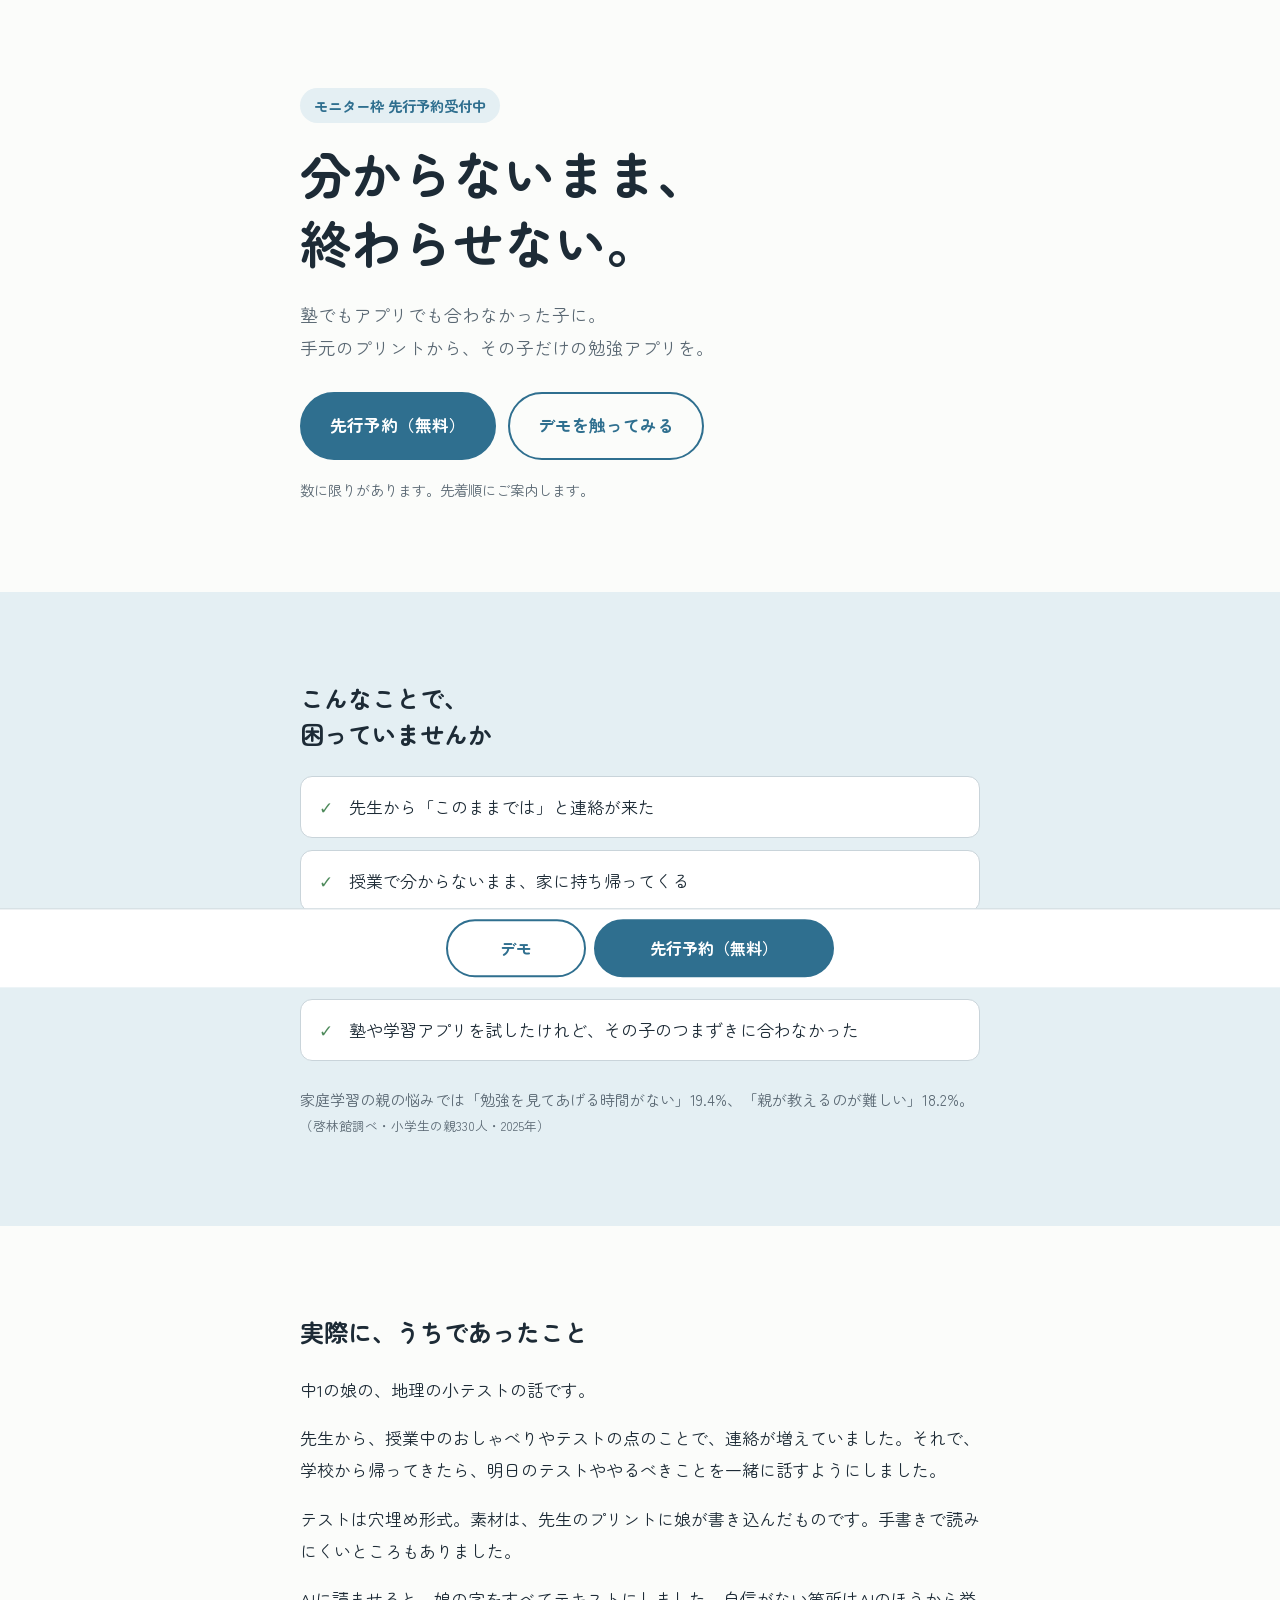
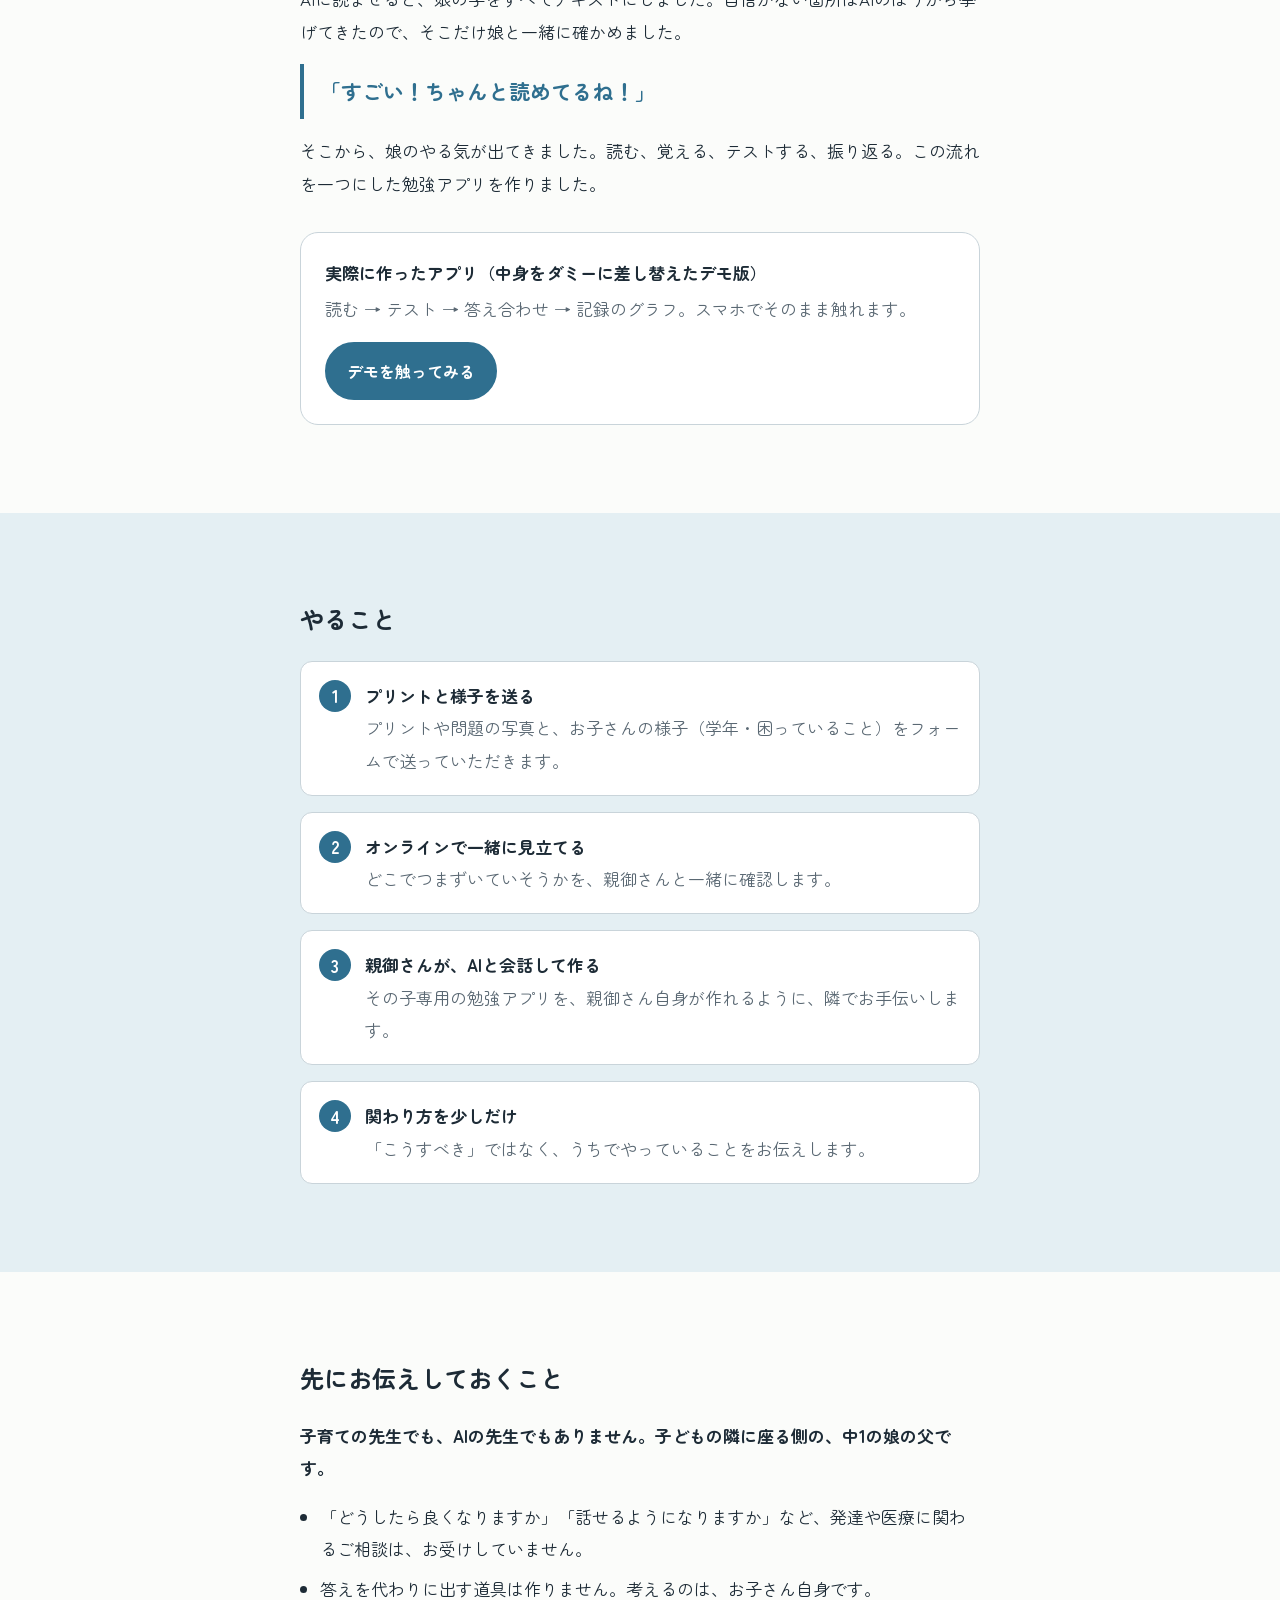
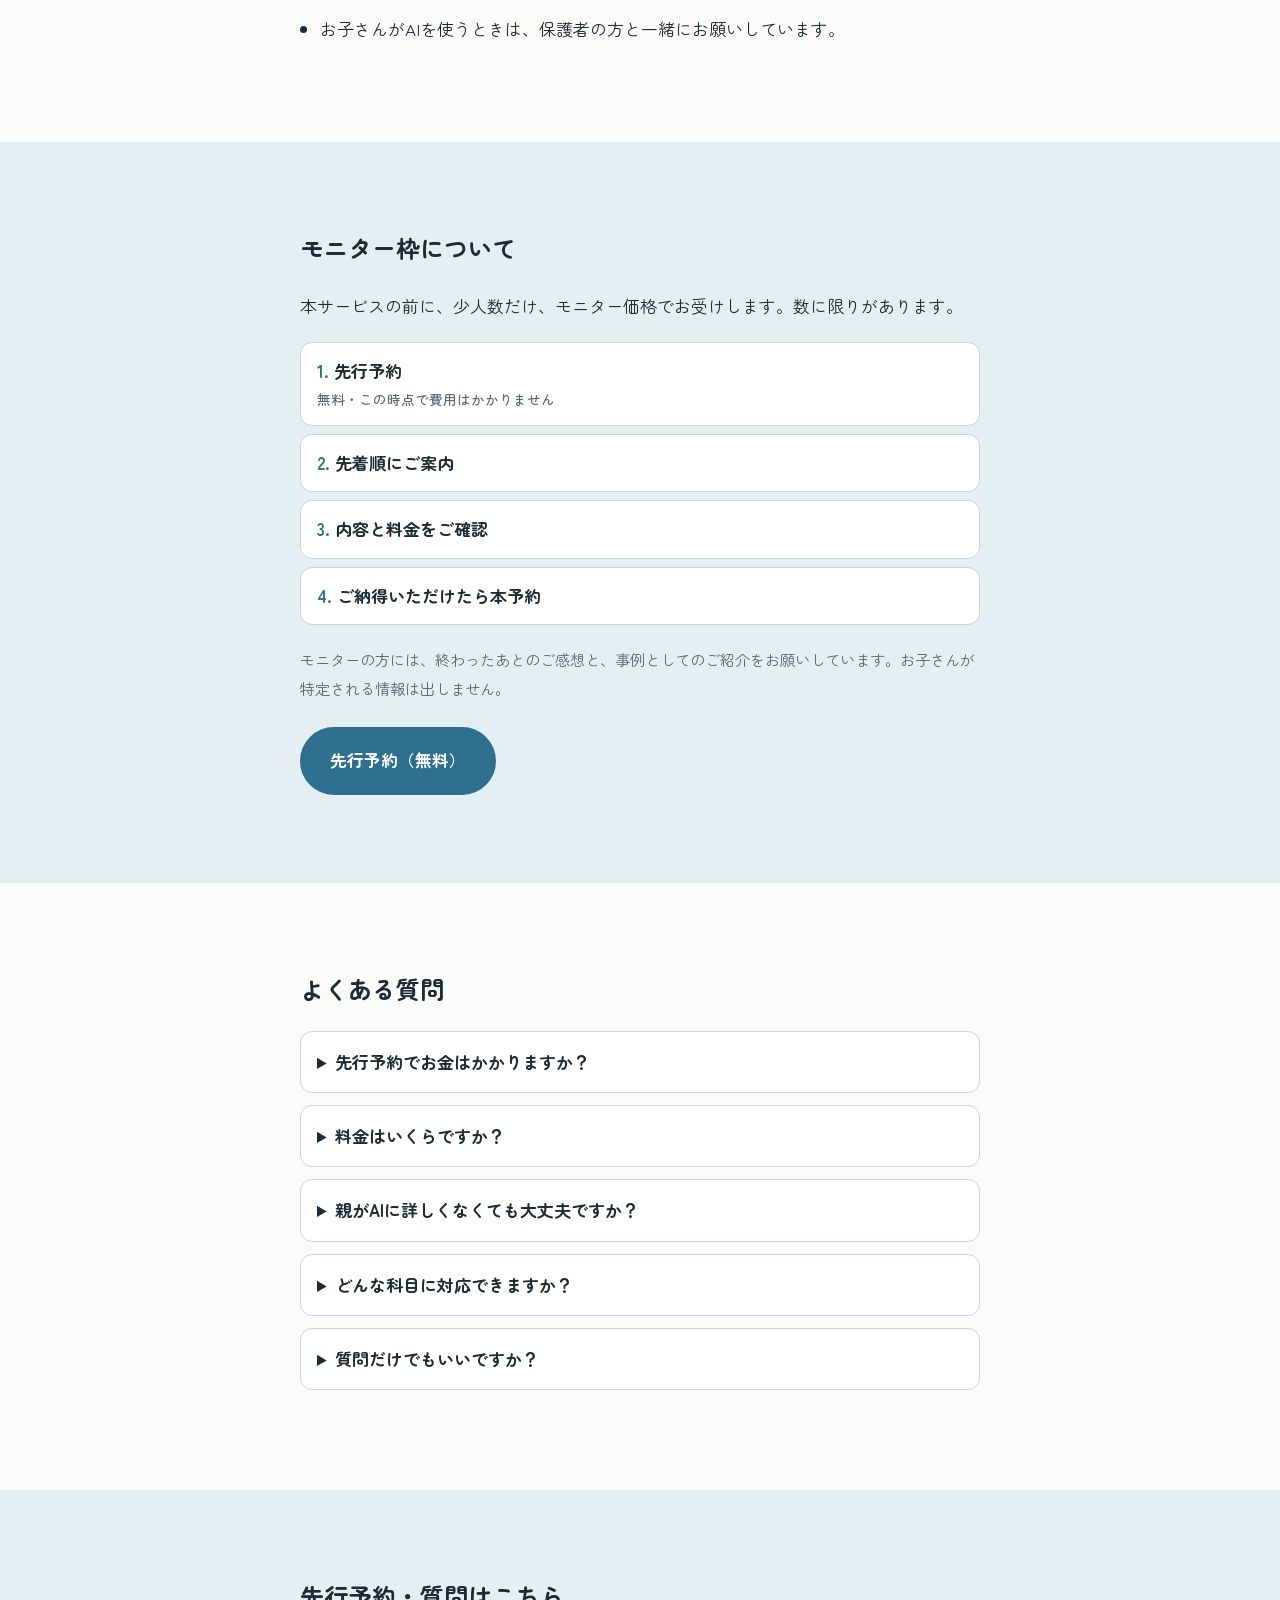
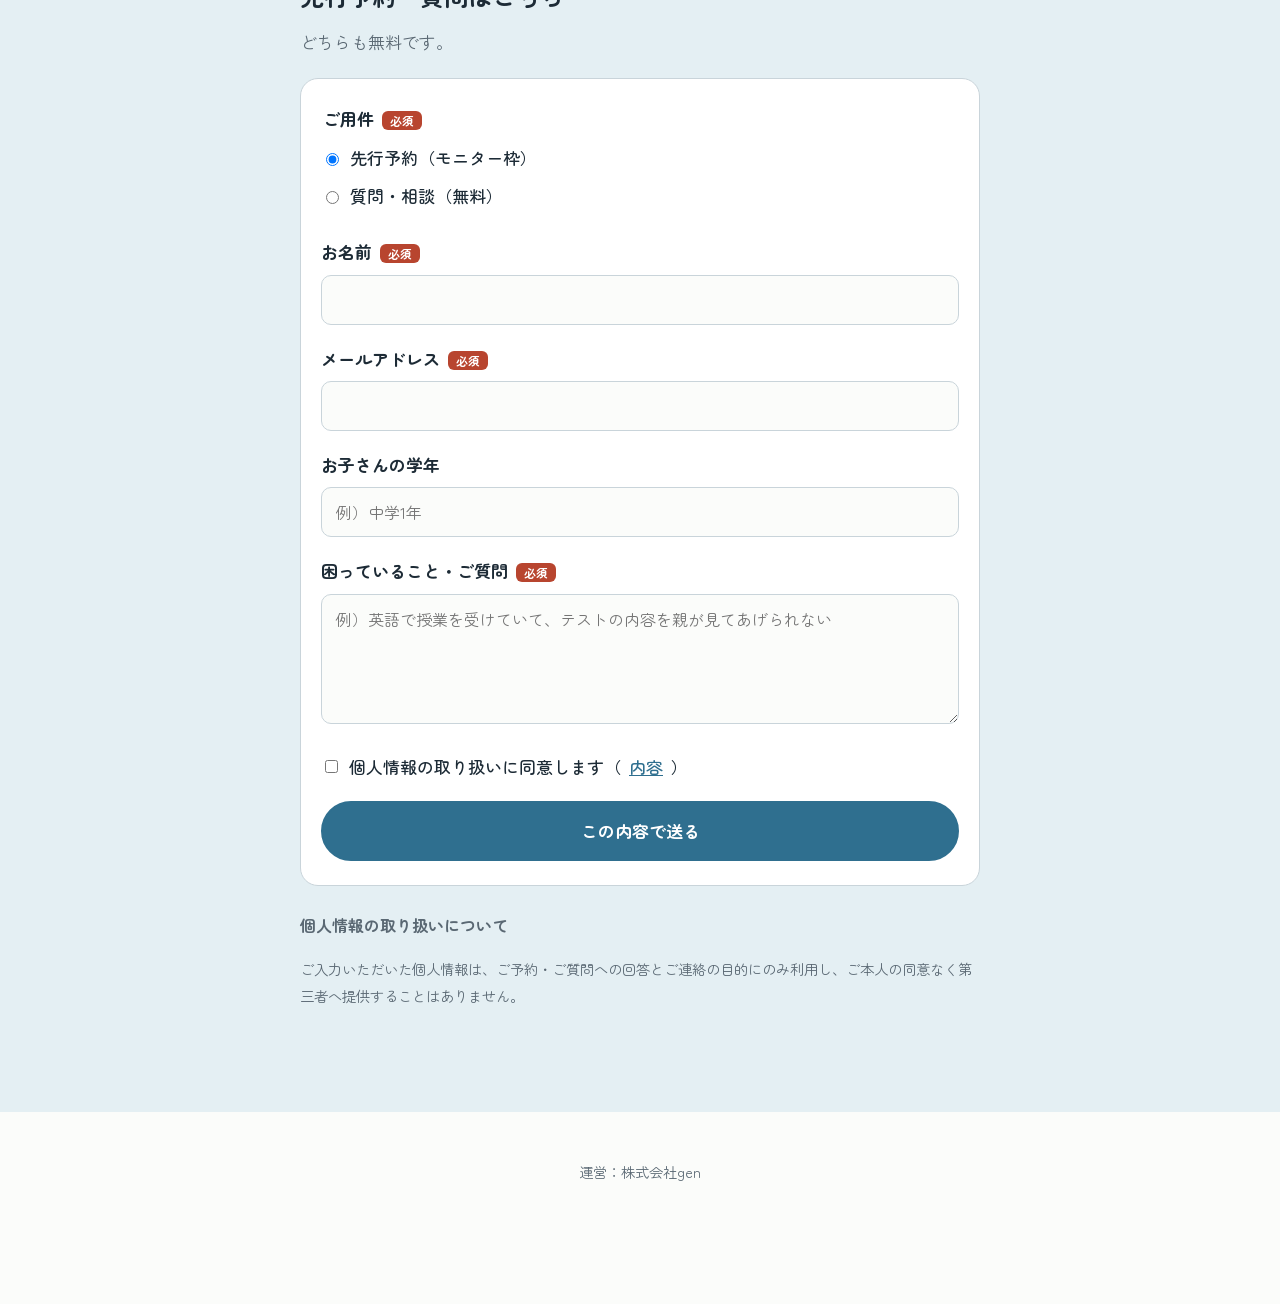
<file: index.html>
<!DOCTYPE html>
<html lang="ja">
<head>
  <meta charset="UTF-8">
  <meta name="viewport" content="width=device-width, initial-scale=1, viewport-fit=cover">
  <meta name="robots" content="noindex, nofollow">
  <title>分からないまま、終わらせない｜その子だけの勉強アプリ</title>
  <meta name="description" content="手元のプリントから、その子だけの勉強アプリを作ります。読む・覚える・テスト・振り返りを何度でも。親子で一緒に振り返るための道具です。ただいまモニター枠の先行予約を受付中。">
  <meta property="og:title" content="分からないまま、終わらせない｜その子だけの勉強アプリ">
  <meta property="og:description" content="手元のプリントから、その子だけの勉強アプリを。親子で振り返るための道具を作ります。">
  <meta property="og:type" content="website">
  <link rel="icon" href="data:image/svg+xml,<svg xmlns=%22http://www.w3.org/2000/svg%22 viewBox=%220 0 100 100%22><text y=%22.9em%22 font-size=%2290%22>📖</text></svg>">
  <link rel="preconnect" href="https://fonts.googleapis.com">
  <link rel="preconnect" href="https://fonts.gstatic.com" crossorigin>
  <link href="https://fonts.googleapis.com/css2?family=Zen+Maru+Gothic:wght@500;700&display=swap" rel="stylesheet">
  <link rel="stylesheet" href="css/style.css">
  <script src="js/lead-config.js"></script>
  <script>
    (function () { var id = (window.LEAD_CONFIG || {}).GA4_ID; if (!id) return;
      var s = document.createElement('script'); s.async = true; s.src = 'https://www.googletagmanager.com/gtag/js?id=' + id; document.head.appendChild(s);
      window.dataLayer = window.dataLayer || []; window.gtag = function(){ dataLayer.push(arguments); };
      gtag('js', new Date()); gtag('config', id); })();
  </script>
</head>
<body>
<main>

  <!-- 1. ファーストビュー -->
  <section class="sec sec-hero" id="hero">
    <div class="container">
      <p class="hero__badge">モニター枠 先行予約受付中</p>
      <h1 class="hero__title">分からないまま、<br>終わらせない。</h1>
      <p class="hero__lead">塾でもアプリでも合わなかった子に。<br>手元のプリントから、その子だけの勉強アプリを。</p>
      <div class="hero__cta">
        <a class="btn btn--primary btn--lg" href="#contact" data-cta="hero_reserve">先行予約（無料）</a>
        <a class="btn btn--ghost btn--lg js-demo" href="#" data-cta="hero_demo">デモを触ってみる</a>
      </div>
      <p class="hero__note">数に限りがあります。先着順にご案内します。</p>
    </div>
  </section>

  <!-- 2. 悩み -->
  <section class="sec sec-problem">
    <div class="container">
      <h2 class="sec__title">こんなことで、<br>困っていませんか</h2>
      <ul class="checks">
        <li>先生から「このままでは」と連絡が来た</li>
        <li>授業で分からないまま、家に持ち帰ってくる</li>
        <li>教材が英語などで、親が中身を見てあげられない</li>
        <li>塾や学習アプリを試したけれど、その子のつまずきに合わなかった</li>
      </ul>
      <p class="source">家庭学習の親の悩みでは「勉強を見てあげる時間がない」19.4%、「親が教えるのが難しい」18.2%。<small>（啓林館調べ・小学生の親330人・2025年）</small></p>
    </div>
  </section>

  <!-- 3. 実際の話 -->
  <section class="sec sec-story">
    <div class="container">
      <h2 class="sec__title">実際に、うちであったこと</h2>
      <div class="story">
        <p>中1の娘の、地理の小テストの話です。</p>
        <p>先生から、授業中のおしゃべりやテストの点のことで、連絡が増えていました。それで、学校から帰ってきたら、明日のテストややるべきことを一緒に話すようにしました。</p>
        <p>テストは穴埋め形式。素材は、先生のプリントに娘が書き込んだものです。手書きで読みにくいところもありました。</p>
        <p>AIに読ませると、娘の字をすべてテキストにしました。自信がない箇所はAIのほうから挙げてきたので、そこだけ娘と一緒に確かめました。</p>
        <p class="story__quote">「すごい！ちゃんと読めてるね！」</p>
        <p>そこから、娘のやる気が出てきました。読む、覚える、テストする、振り返る。この流れを一つにした勉強アプリを作りました。</p>
      </div>
      <div class="demo-card">
        <p class="demo-card__label">実際に作ったアプリ（中身をダミーに差し替えたデモ版）</p>
        <p class="demo-card__text">読む → テスト → 答え合わせ → 記録のグラフ。スマホでそのまま触れます。</p>
        <a class="btn btn--primary js-demo" href="#" data-cta="story_demo">デモを触ってみる</a>
      </div>
    </div>
  </section>

  <!-- 4. やること -->
  <section class="sec sec-solution">
    <div class="container">
      <h2 class="sec__title">やること</h2>
      <ol class="steps">
        <li><b>プリントと様子を送る</b><span>プリントや問題の写真と、お子さんの様子（学年・困っていること）をフォームで送っていただきます。</span></li>
        <li><b>オンラインで一緒に見立てる</b><span>どこでつまずいていそうかを、親御さんと一緒に確認します。</span></li>
        <li><b>親御さんが、AIと会話して作る</b><span>その子専用の勉強アプリを、親御さん自身が作れるように、隣でお手伝いします。</span></li>
        <li><b>関わり方を少しだけ</b><span>「こうすべき」ではなく、うちでやっていることをお伝えします。</span></li>
      </ol>
    </div>
  </section>

  <!-- 5. しないこと -->
  <section class="sec sec-not">
    <div class="container">
      <h2 class="sec__title">先にお伝えしておくこと</h2>
      <p class="not__lead">子育ての先生でも、AIの先生でもありません。子どもの隣に座る側の、中1の娘の父です。</p>
      <ul class="not-list">
        <li>「どうしたら良くなりますか」「話せるようになりますか」など、発達や医療に関わるご相談は、お受けしていません。</li>
        <li>答えを代わりに出す道具は作りません。考えるのは、お子さん自身です。</li>
        <li>お子さんがAIを使うときは、保護者の方と一緒にお願いしています。</li>
      </ul>
    </div>
  </section>

  <!-- 6. モニター枠 -->
  <section class="sec sec-monitor">
    <div class="container">
      <h2 class="sec__title">モニター枠について</h2>
      <p>本サービスの前に、少人数だけ、モニター価格でお受けします。数に限りがあります。</p>
      <ol class="flow">
        <li>先行予約<small>無料・この時点で費用はかかりません</small></li>
        <li>先着順にご案内</li>
        <li>内容と料金をご確認</li>
        <li>ご納得いただけたら本予約</li>
      </ol>
      <p class="monitor__ask">モニターの方には、終わったあとのご感想と、事例としてのご紹介をお願いしています。お子さんが特定される情報は出しません。</p>
      <a class="btn btn--primary btn--lg" href="#contact" data-cta="monitor_reserve">先行予約（無料）</a>
    </div>
  </section>

  <!-- 7. FAQ -->
  <section class="sec sec-faq">
    <div class="container">
      <h2 class="sec__title">よくある質問</h2>
      <div class="faq">
        <details><summary>先行予約でお金はかかりますか？</summary><p>かかりません。ご案内のときに内容と料金をお伝えし、ご納得いただけたら本予約になります。</p></details>
        <details><summary>料金はいくらですか？</summary><p>モニター価格は、先着順のご案内のときにお伝えします。</p></details>
        <details><summary>親がAIに詳しくなくても大丈夫ですか？</summary><p>正直に言うと、詳しいほうがいいです。でも、これから詳しくなれば全然大丈夫です。時間がかかったとしても、マスターしましょう。イメージは、AIを「制作をお願いする業者さん」だと思って、会話しながら一緒に作る感じです。</p></details>
        <details><summary>どんな科目に対応できますか？</summary><p>これまでに、英検対策、英語長文の解説、主語・述語、世界地図、日本地図、地理などを作ってきました。勉強以外にも、ご依頼を受けて、挿絵つきの昔話を紙芝居のように読み聞かせるアプリ（AIの声でも、親の声でも、文字だけでも）や、気持ちの絵をタップすると「楽しい！」のように声で伝えてくれるアプリを作ったことがあります。</p></details>
        <details><summary>質問だけでもいいですか？</summary><p>はい。質問・相談はいつでも無料で受け付けています。下のフォームから「質問・相談」を選んでください。</p></details>
      </div>
    </div>
  </section>

  <!-- 8. フォーム -->
  <section class="sec sec-contact" id="contact">
    <div class="container">
      <h2 class="sec__title">先行予約・質問はこちら</h2>
      <p class="contact__lead">どちらも無料です。</p>
      <div class="contact-card">
        <form id="leadForm" novalidate>
          <div class="hp" aria-hidden="true"><label for="company">入力しないでください</label><input type="text" id="company" name="company" tabindex="-1" autocomplete="off"></div>
          <fieldset class="field" id="f-kind">
            <legend>ご用件<span class="req">必須</span></legend>
            <label class="radio"><input type="radio" name="kind" value="先行予約（モニター枠）" checked> 先行予約（モニター枠）</label>
            <label class="radio"><input type="radio" name="kind" value="質問・相談（無料）"> 質問・相談（無料）</label>
          </fieldset>
          <div class="field" id="f-name"><label for="name">お名前<span class="req">必須</span></label><input type="text" id="name" autocomplete="name"><p class="field__err">お名前を入力してください。</p></div>
          <div class="field" id="f-email"><label for="email">メールアドレス<span class="req">必須</span></label><input type="email" id="email" autocomplete="email" inputmode="email"><p class="field__err">メールアドレスを正しく入力してください。</p></div>
          <div class="field" id="f-grade"><label for="grade">お子さんの学年</label><input type="text" id="grade" placeholder="例）中学1年"></div>
          <div class="field" id="f-message"><label for="message">困っていること・ご質問<span class="req">必須</span></label><textarea id="message" placeholder="例）英語で授業を受けていて、テストの内容を親が見てあげられない"></textarea><p class="field__err">内容を入力してください。</p></div>
          <div class="field" id="f-agree"><label class="agree"><input type="checkbox" id="agree"> 個人情報の取り扱いに同意します（<a href="#privacy">内容</a>）</label><p class="field__err">同意が必要です。</p></div>
          <div id="cf-turnstile"></div>
          <button type="submit" class="btn btn--primary btn--lg btn--block">この内容で送る</button>
        </form>
      </div>
      <div class="privacy" id="privacy">
        <h3>個人情報の取り扱いについて</h3>
        <p>ご入力いただいた個人情報は、ご予約・ご質問への回答とご連絡の目的にのみ利用し、ご本人の同意なく第三者へ提供することはありません。</p>
      </div>
    </div>
  </section>

</main>
<footer class="footer"><div class="container"><p>運営：株式会社gen</p></div></footer>

<div class="sticky-bar" id="stickyBar">
  <a class="btn btn--ghost js-demo" href="#" data-cta="sticky_demo">デモ</a>
  <a class="btn btn--primary" href="#contact" data-cta="sticky_reserve">先行予約（無料）</a>
</div>

<script src="js/main.js"></script>
</body>
</html>
</file>
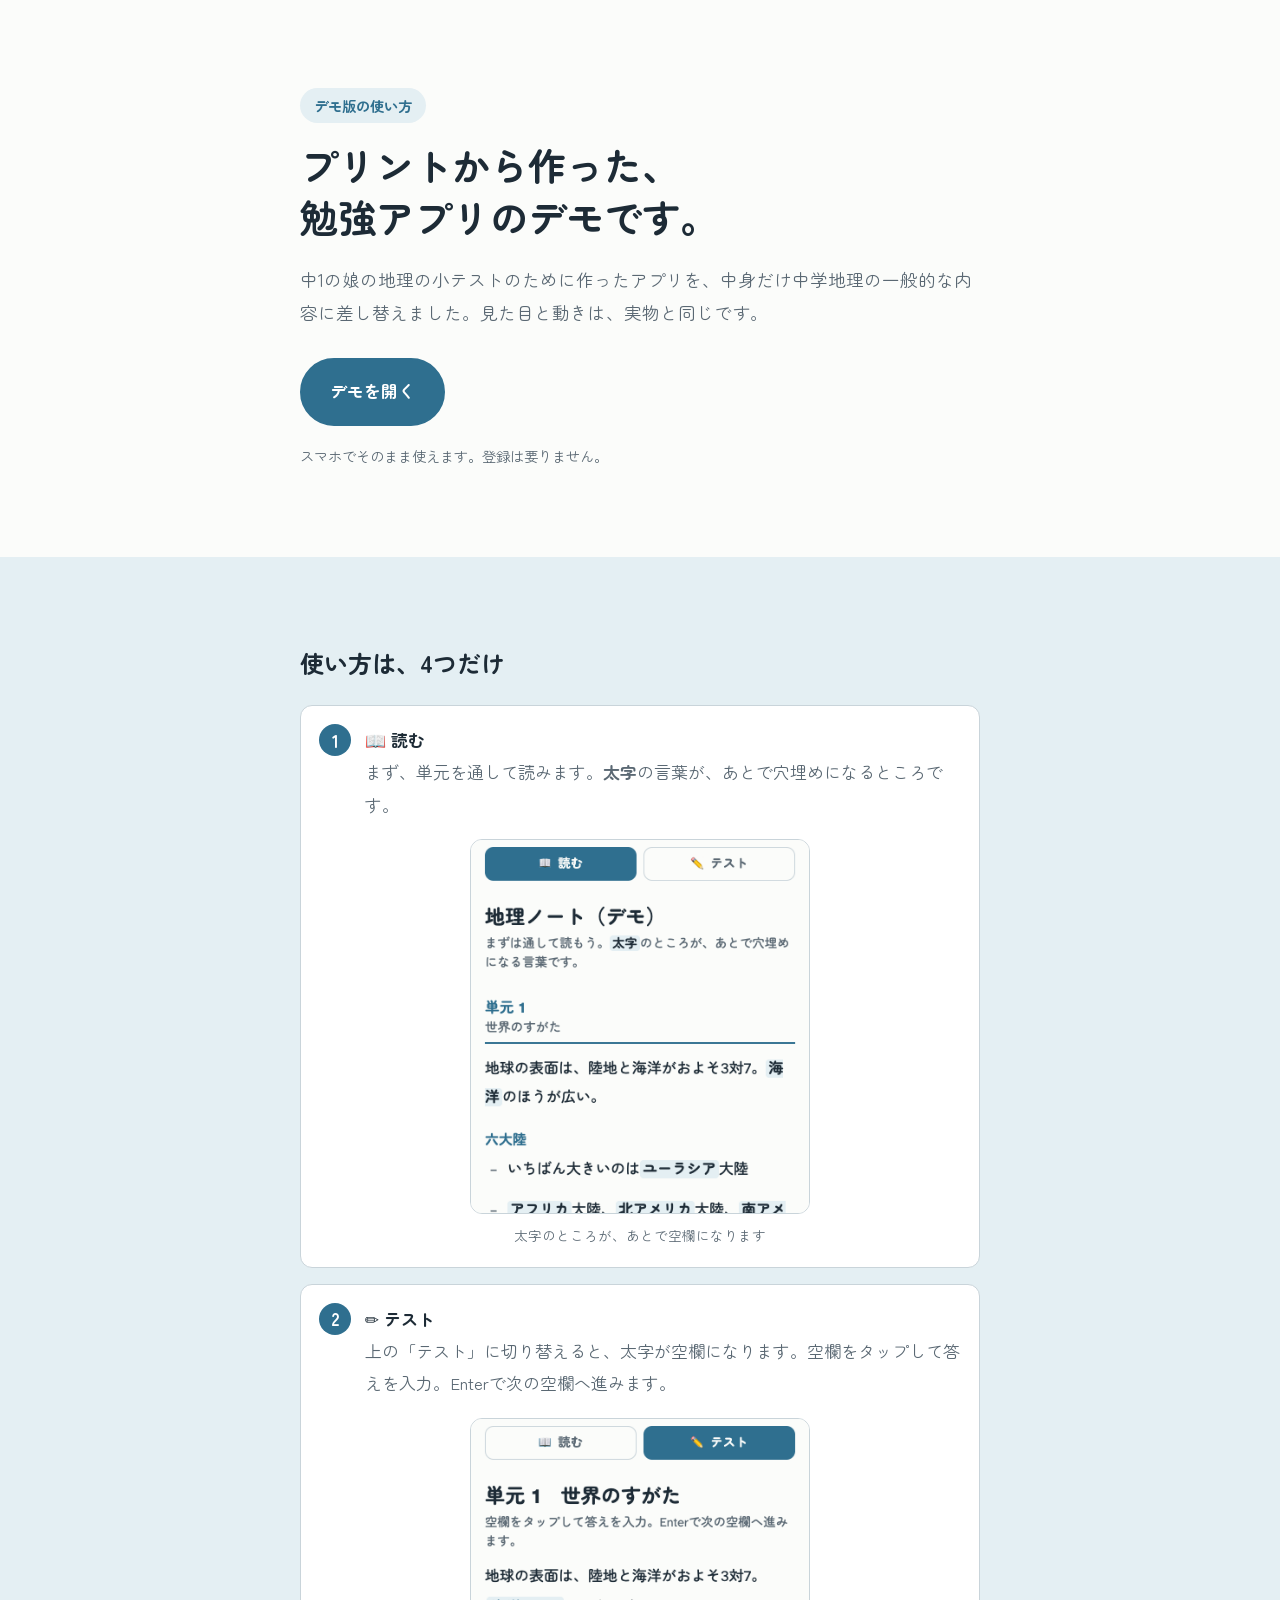
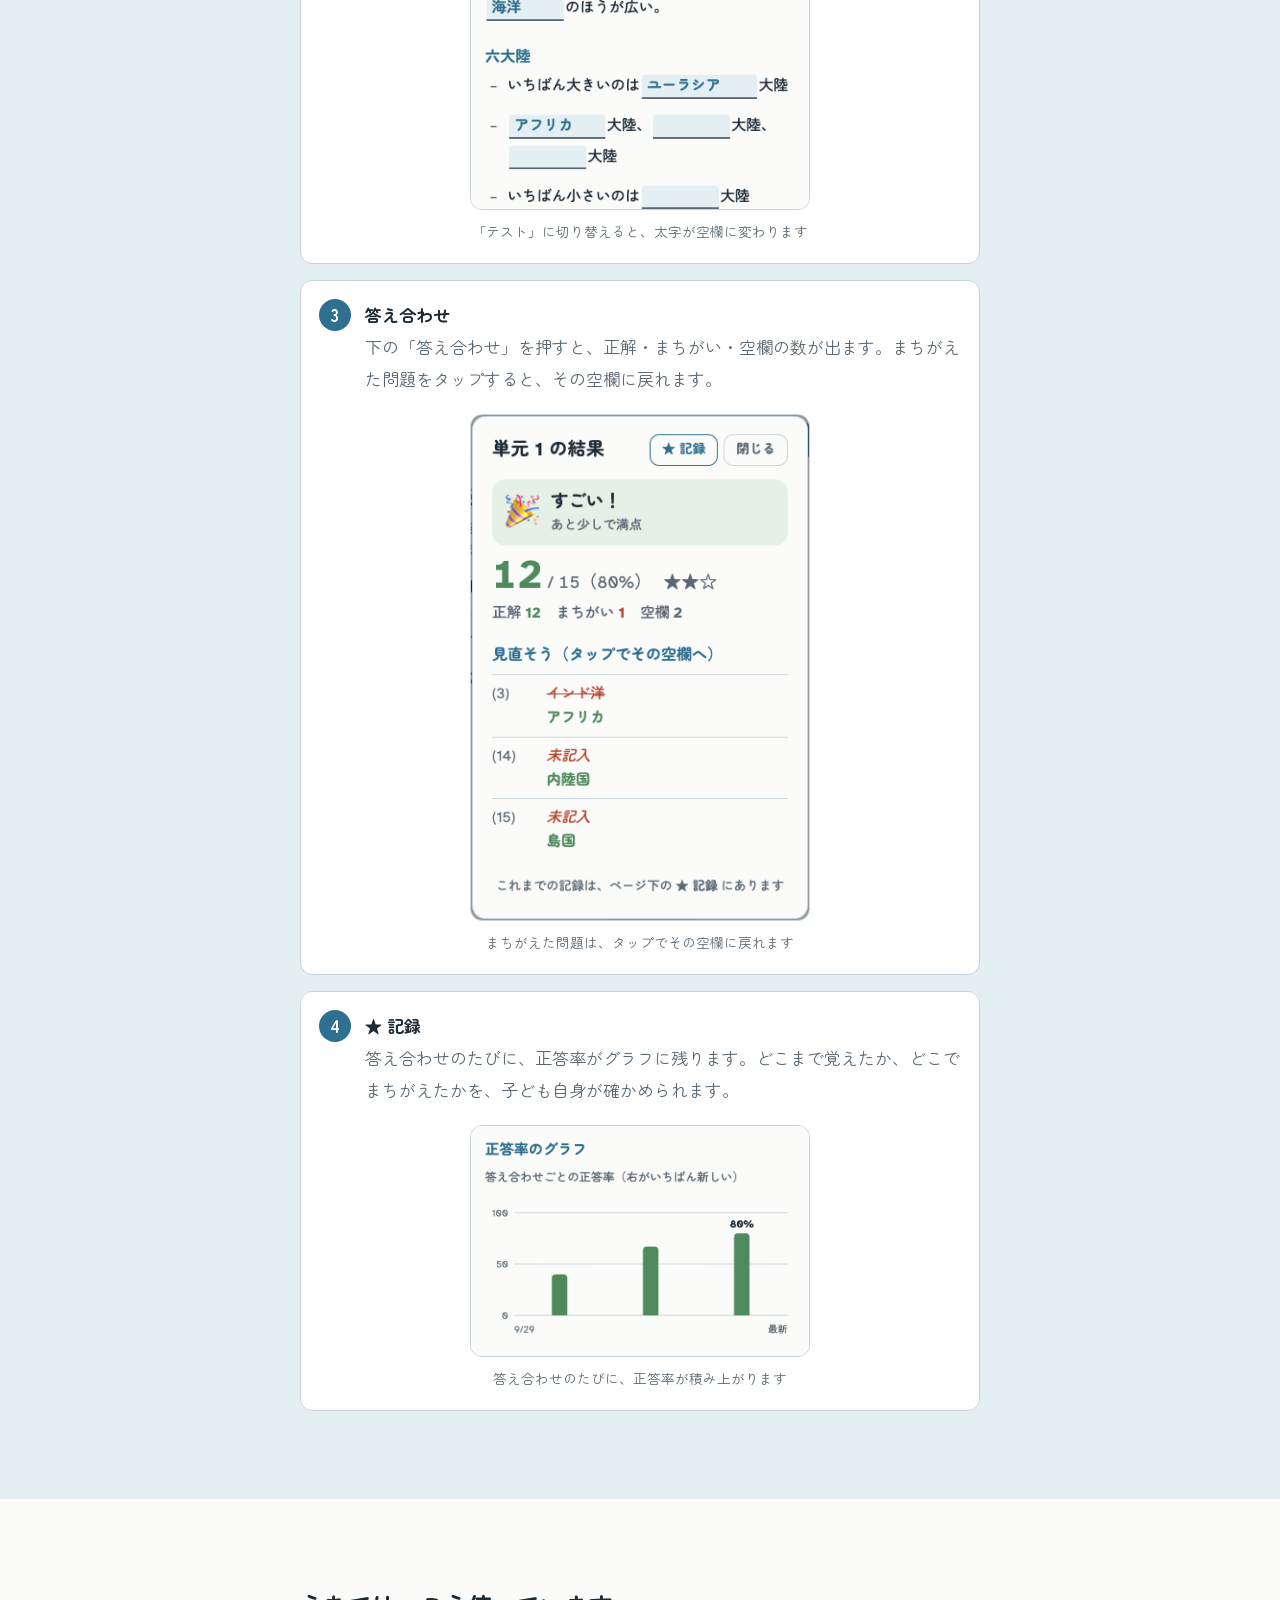
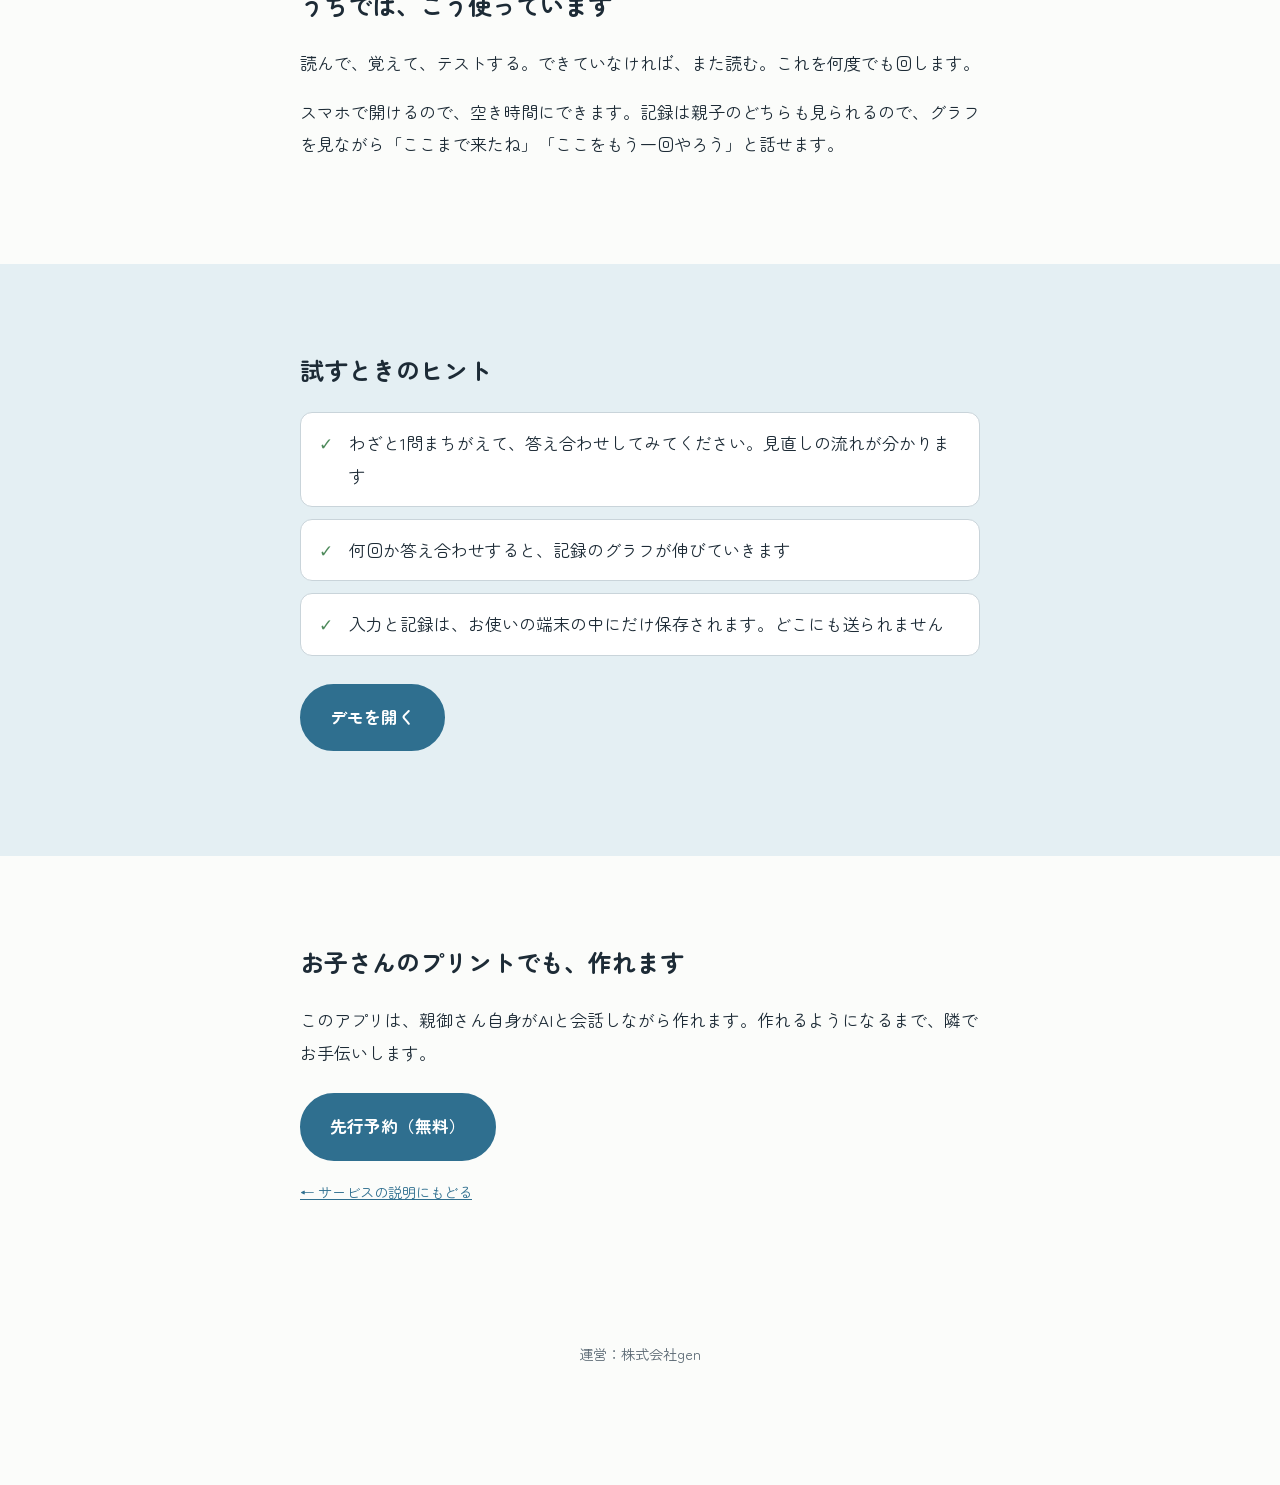
<file: demo.html>
<!DOCTYPE html>
<html lang="ja">
<head>
  <meta charset="UTF-8">
  <meta name="viewport" content="width=device-width, initial-scale=1, viewport-fit=cover">
  <meta name="robots" content="noindex, nofollow">
  <title>デモの使い方｜その子だけの勉強アプリ</title>
  <meta name="description" content="プリントから作った勉強アプリのデモ版です。読む・テスト・答え合わせ・記録の使い方を説明します。">
  <link rel="icon" href="data:image/svg+xml,<svg xmlns=%22http://www.w3.org/2000/svg%22 viewBox=%220 0 100 100%22><text y=%22.9em%22 font-size=%2290%22>📖</text></svg>">
  <link rel="preconnect" href="https://fonts.googleapis.com">
  <link rel="preconnect" href="https://fonts.gstatic.com" crossorigin>
  <link href="https://fonts.googleapis.com/css2?family=Zen+Maru+Gothic:wght@500;700&display=swap" rel="stylesheet">
  <link rel="stylesheet" href="css/style.css">
  <script src="js/lead-config.js"></script>
  <script>
    (function () { var id = (window.LEAD_CONFIG || {}).GA4_ID; if (!id) return;
      var s = document.createElement('script'); s.async = true; s.src = 'https://www.googletagmanager.com/gtag/js?id=' + id; document.head.appendChild(s);
      window.dataLayer = window.dataLayer || []; window.gtag = function(){ dataLayer.push(arguments); };
      gtag('js', new Date()); gtag('config', id); })();
  </script>
</head>
<body>
<main>

  <section class="sec sec-hero" id="hero">
    <div class="container">
      <p class="hero__badge">デモ版の使い方</p>
      <h1 class="hero__title hero__title--sm">プリントから作った、<br>勉強アプリのデモです。</h1>
      <p class="hero__lead">中1の娘の地理の小テストのために作ったアプリを、中身だけ中学地理の一般的な内容に差し替えました。見た目と動きは、実物と同じです。</p>
      <a class="btn btn--primary btn--lg js-demo-app" href="#" target="_blank" rel="noopener" data-cta="guide_top">デモを開く</a>
      <p class="hero__note">スマホでそのまま使えます。登録は要りません。</p>
    </div>
  </section>

  <section class="sec">
    <div class="container">
      <h2 class="sec__title">使い方は、4つだけ</h2>
      <ol class="steps">
        <li><b>📖 読む</b><span>まず、単元を通して読みます。<b class="inline">太字</b>の言葉が、あとで穴埋めになるところです。</span>
          <figure class="shot">
            <img src="img/demo-1-read.png" width="780" height="860" loading="lazy" decoding="async" alt="「読む」画面。本文の中で、あとで穴埋めになる言葉が太字で示されている。">
            <figcaption>太字のところが、あとで空欄になります</figcaption>
          </figure>
        </li>
        <li><b>✏️ テスト</b><span>上の「テスト」に切り替えると、太字が空欄になります。空欄をタップして答えを入力。Enterで次の空欄へ進みます。</span>
          <figure class="shot">
            <img src="img/demo-2-test.png" width="780" height="900" loading="lazy" decoding="async" alt="「テスト」画面。太字だった言葉が空欄になり、上から順に答えを入力していく。">
            <figcaption>「テスト」に切り替えると、太字が空欄に変わります</figcaption>
          </figure>
        </li>
        <li><b>答え合わせ</b><span>下の「答え合わせ」を押すと、正解・まちがい・空欄の数が出ます。まちがえた問題をタップすると、その空欄に戻れます。</span>
          <figure class="shot">
            <img src="img/demo-3-check.png" width="704" height="1052" loading="lazy" decoding="async" alt="答え合わせの結果画面。12/15（80%）、正解12・まちがい1・空欄2と表示され、まちがえた問題と正解が並んでいる。">
            <figcaption>まちがえた問題は、タップでその空欄に戻れます</figcaption>
          </figure>
        </li>
        <li><b>★ 記録</b><span>答え合わせのたびに、正答率がグラフに残ります。どこまで覚えたか、どこでまちがえたかを、子ども自身が確かめられます。</span>
          <figure class="shot">
            <img src="img/demo-4-kiroku.png" width="780" height="532" loading="lazy" decoding="async" alt="記録の画面。答え合わせごとの正答率が棒グラフになり、40%・67%・80%と右肩上がりに伸びている。">
            <figcaption>答え合わせのたびに、正答率が積み上がります</figcaption>
          </figure>
        </li>
      </ol>
    </div>
  </section>

  <section class="sec">
    <div class="container">
      <h2 class="sec__title">うちでは、こう使っています</h2>
      <div class="story">
        <p>読んで、覚えて、テストする。できていなければ、また読む。これを何度でも回します。</p>
        <p>スマホで開けるので、空き時間にできます。記録は親子のどちらも見られるので、グラフを見ながら「ここまで来たね」「ここをもう一回やろう」と話せます。</p>
      </div>
    </div>
  </section>

  <section class="sec">
    <div class="container">
      <h2 class="sec__title">試すときのヒント</h2>
      <ul class="checks">
        <li>わざと1問まちがえて、答え合わせしてみてください。見直しの流れが分かります</li>
        <li>何回か答え合わせすると、記録のグラフが伸びていきます</li>
        <li>入力と記録は、お使いの端末の中にだけ保存されます。どこにも送られません</li>
      </ul>
      <p style="margin-top:28px"><a class="btn btn--primary btn--lg js-demo-app" href="#" target="_blank" rel="noopener" data-cta="guide_bottom">デモを開く</a></p>
    </div>
  </section>

  <section class="sec">
    <div class="container">
      <h2 class="sec__title">お子さんのプリントでも、作れます</h2>
      <p>このアプリは、親御さん自身がAIと会話しながら作れます。作れるようになるまで、隣でお手伝いします。</p>
      <p style="margin-top:24px"><a class="btn btn--primary btn--lg" href="./#contact" data-cta="guide_reserve">先行予約（無料）</a></p>
      <p class="hero__note"><a href="./">← サービスの説明にもどる</a></p>
    </div>
  </section>

</main>
<footer class="footer"><div class="container"><p>運営：株式会社gen</p></div></footer>
<script>
(function () {
  var CFG = window.LEAD_CONFIG || {};
  document.querySelectorAll('.js-demo-app').forEach(function (a) { a.href = CFG.DEMO_APP_URL || '#'; });
  document.querySelectorAll('[data-cta]').forEach(function (el) {
    el.addEventListener('click', function () {
      if (typeof window.gtag === 'function') window.gtag('event', el.classList.contains('js-demo-app') ? 'demo_open' : 'cta_click', { position: el.dataset.cta });
    });
  });
})();
</script>
</body>
</html>
</file>
<file: css/style.css>
:root {
  --color-bg: #FBFCFA; --color-surface: #FFFFFF; --color-text: #1D2B36; --color-text-muted: #5A6873;
  --color-primary: #2F6F8F; --color-primary-ink: #FFFFFF; --color-primary-pale: #E4EFF3;
  --color-accent: #4E8A5B; --color-border: #C9D4DA; --color-error: #B8452F;
  --font-body: "Zen Maru Gothic", "Hiragino Maru Gothic ProN", "Hiragino Sans", "Yu Gothic", system-ui, sans-serif;
  --radius-md: 12px; --radius-lg: 18px;
}
@media (prefers-color-scheme: dark) {
  :root { --color-bg: #152028; --color-surface: #1B2A34; --color-text: #E6EDF1; --color-text-muted: #9FB0BB;
    --color-primary: #7FB8D3; --color-primary-ink: #0F1A21; --color-primary-pale: #1F3340;
    --color-accent: #8CC79A; --color-border: #3A4B56; --color-error: #EC8B75; }
}
* { box-sizing: border-box; }
html { scroll-behavior: smooth; scroll-padding-top: env(safe-area-inset-top, 0px); }
@media (prefers-reduced-motion: reduce) { html { scroll-behavior: auto; } }
body { margin: 0; background: var(--color-bg); color: var(--color-text); font-family: var(--font-body);
  font-size: 17px; line-height: 1.9; padding-top: env(safe-area-inset-top, 0px);
  padding-bottom: calc(72px + env(safe-area-inset-bottom, 0px)); }
a { color: var(--color-primary); }
img { max-width: 100%; }
.container { max-width: 720px; margin: 0 auto; padding: 0 20px; }
.sec { padding-block: 64px; }
.sec:nth-of-type(even) { background: var(--color-primary-pale); }
.sec__title { word-break: auto-phrase; text-wrap: balance; font-size: 1.5rem; line-height: 1.5; margin: 0 0 24px; }

.btn { display: inline-flex; align-items: center; justify-content: center; gap: 6px; padding: 12px 20px;
  border-radius: 999px; font-weight: 700; text-decoration: none; border: 2px solid var(--color-primary);
  font-family: inherit; font-size: 1rem; cursor: pointer; }
.btn--primary { background: var(--color-primary); color: var(--color-primary-ink); }
.btn--ghost { background: transparent; color: var(--color-primary); }
.btn--lg { padding: 16px 28px; font-size: 1.05rem; }
.btn--block { width: 100%; }
.btn:focus-visible, input:focus-visible, textarea:focus-visible, summary:focus-visible { outline: 3px solid var(--color-accent); outline-offset: 2px; }

.sec-hero { padding-block: 72px 56px; }
.hero__badge { display: inline-block; margin: 0 0 16px; padding: 4px 14px; border-radius: 999px;
  background: var(--color-primary-pale); color: var(--color-primary); font-weight: 700; font-size: .9rem; }
.hero__title { font-size: clamp(2.1rem, 8vw, 3.2rem); line-height: 1.35; margin: 0 0 20px; }
.hero__lead { font-size: 1.1rem; margin: 0 0 28px; color: var(--color-text-muted); }
.hero__cta { display: flex; flex-wrap: wrap; gap: 12px; }
.hero__note { font-size: .9rem; color: var(--color-text-muted); margin: 16px 0 0; }

.checks { list-style: none; padding: 0; margin: 0 0 24px; display: grid; gap: 12px; }
.checks li { background: var(--color-surface); border: 1px solid var(--color-border); border-radius: var(--radius-md);
  padding: 14px 16px 14px 48px; position: relative; }
.checks li::before { content: "✓"; position: absolute; left: 18px; top: 14px; color: var(--color-accent); font-weight: 700; }
.source { font-size: .95rem; color: var(--color-text-muted); margin: 0; }
.source small { display: block; }

.story p { margin: 0 0 16px; }
.story__quote { font-size: 1.3rem; font-weight: 700; color: var(--color-primary); padding: 8px 0 8px 16px;
  border-left: 4px solid var(--color-primary); }
.demo-card { margin-top: 32px; padding: 24px; border-radius: var(--radius-lg); background: var(--color-surface);
  border: 1px solid var(--color-border); }
.demo-card__label { font-weight: 700; margin: 0 0 4px; }
.demo-card__text { color: var(--color-text-muted); margin: 0 0 16px; }

.steps { list-style: none; counter-reset: s; padding: 0; margin: 0; display: grid; gap: 16px; }
.steps li { counter-increment: s; background: var(--color-surface); border-radius: var(--radius-md);
  border: 1px solid var(--color-border); padding: 18px 18px 18px 64px; position: relative; }
.steps li::before { content: counter(s); position: absolute; left: 18px; top: 18px; width: 32px; height: 32px;
  border-radius: 50%; background: var(--color-primary); color: var(--color-primary-ink); display: grid;
  place-items: center; font-weight: 700; line-height: 1; }
.steps b { display: block; }
.steps__note { margin: 20px 0 0; font-size: .95rem; color: var(--color-text-muted); }
.steps span { color: var(--color-text-muted); }

/* 使い方ステップの画面写真（番号の分だけ左に寄せて、カード幅いっぱいに見せる） */
.shot { margin: 18px 0 2px -46px; }
.shot img { display: block; width: 100%; max-width: 340px; height: auto; margin-inline: auto;
  background: #FFFFFF; border: 1px solid var(--color-border); border-radius: var(--radius-md); }
.shot figcaption { margin-top: 10px; text-align: center; font-size: .85rem; line-height: 1.7;
  color: var(--color-text-muted); }

.not__lead { font-weight: 700; margin: 0 0 16px; }
.not-list { margin: 0; padding-left: 1.2em; }
.not-list li { margin-bottom: 8px; }

.flow { list-style: none; padding: 0; margin: 20px 0; display: grid; gap: 8px; counter-reset: f; }
.flow li { counter-increment: f; background: var(--color-surface); border: 1px solid var(--color-border);
  border-radius: var(--radius-md); padding: 12px 16px; font-weight: 700; }
.flow li::before { content: counter(f) ". "; color: var(--color-primary); }
.flow small { display: block; font-weight: 500; color: var(--color-text-muted); font-size: .85rem; }
.monitor__ask { font-size: .95rem; color: var(--color-text-muted); margin: 0 0 24px; }

.faq details { background: var(--color-surface); border: 1px solid var(--color-border); border-radius: var(--radius-md);
  margin-bottom: 12px; padding: 0 16px; }
.faq summary { cursor: pointer; font-weight: 700; padding: 14px 0; }
.faq details p { margin: 0 0 14px; color: var(--color-text-muted); }

.contact__lead { margin: -12px 0 20px; color: var(--color-text-muted); }
.contact-card { background: var(--color-surface); border: 1px solid var(--color-border); border-radius: var(--radius-lg); padding: 24px 20px; }
.hp { position: absolute; left: -9999px; width: 1px; height: 1px; overflow: hidden; }
.field { margin: 0 0 18px; border: 0; padding: 0; }
.field label, .field legend { display: block; font-weight: 700; margin-bottom: 6px; }
.req { margin-left: 8px; font-size: .75rem; padding: 1px 8px; border-radius: 6px; background: var(--color-error); color: #fff; }
input[type=text], input[type=email], textarea { width: 100%; padding: 12px 14px; font-size: 16px; font-family: inherit;
  border: 1px solid var(--color-border); border-radius: 10px; background: var(--color-bg); color: var(--color-text); }
textarea { min-height: 130px; }
.field label.radio, .field label.agree { font-weight: 500; display: flex; gap: 8px; align-items: center; }
.field__err { display: none; color: var(--color-error); font-size: .9rem; margin: 6px 0 0; }
.field--error .field__err { display: block; }
.field--error input, .field--error textarea { border-color: var(--color-error); }
#cf-turnstile { margin-bottom: 16px; }
.form-msg { margin: 12px 0 0; padding: 12px 14px; border-radius: 10px; font-size: .95rem; }
.form-msg--err { background: #FBE9E7; color: #B0342A; }
.done { text-align: center; padding: 16px 0; }
.done b { display: block; font-size: 1.2rem; margin-bottom: 8px; }
.privacy { margin-top: 24px; font-size: .9rem; color: var(--color-text-muted); }
.privacy h3 { font-size: 1rem; margin: 0 0 4px; }

.footer { padding: 32px 0; text-align: center; font-size: .9rem; color: var(--color-text-muted); }

.sticky-bar { position: fixed; left: 0; right: 0; bottom: 0; z-index: 20; display: flex; gap: 8px;
  padding: 10px 12px calc(10px + env(safe-area-inset-bottom, 0px)); background: var(--color-surface);
  border-top: 1px solid var(--color-border); transform: translateY(110%); transition: transform .25s; }
.sticky-bar.is-visible { transform: none; }
.sticky-bar .btn { flex: 1; padding: 12px; }
.sticky-bar .btn--ghost { flex: 0 0 30%; }
@media (min-width: 768px) {
  .sec { padding-block: 88px; }
  .sticky-bar { justify-content: center; }
  .sticky-bar .btn { flex: 0 0 240px; }
  .sticky-bar .btn--ghost { flex: 0 0 140px; }
}

.hero__title--sm { font-size: clamp(1.7rem, 6.5vw, 2.4rem); }
.steps b.inline { display: inline; }
</file>
